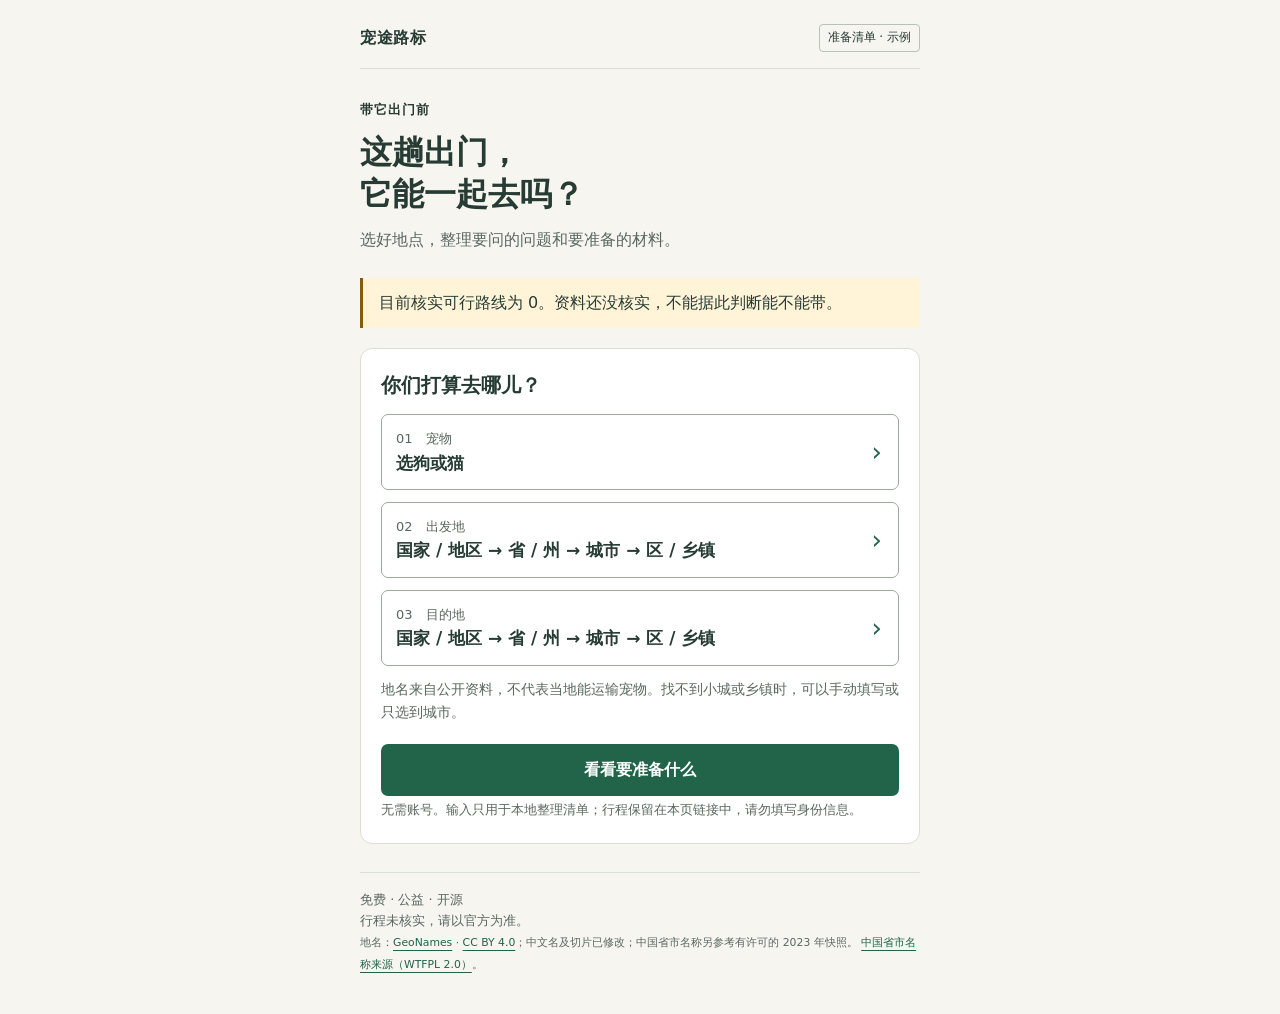
<file: apps/pages/index.html>
<!doctype html>
<html lang="zh-CN"><head><meta charset="utf-8"><meta name="viewport" content="width=device-width,initial-scale=1"><title>宠途路标 · 带它出门前</title><link rel="stylesheet" href="style.css"><script defer src="page-data.js"></script><script defer src="app.js"></script></head>
<body><main><header><span class="brand">宠途路标</span><span class="tag">准备清单 · 示例</span></header>
<div class="intro"><p class="kicker">带它出门前</p><h1>这趟出门，<br>它能一起去吗？</h1><p class="muted">选好地点，整理要问的问题和要准备的材料。</p></div>
<aside class="notice">目前核实可行路线为 0。资料还没核实，不能据此判断能不能带。</aside>
<form id="journey" class="panel"><h2>你们打算去哪儿？</h2>
<div class="selection-area" aria-label="行程选择，共三个选择框">
<button class="choice" id="pet" type="button" aria-haspopup="dialog"><span>01　宠物</span><strong id="pet-value">选狗或猫</strong><span aria-hidden="true">›</span></button>
<button class="choice" id="origin" type="button" aria-haspopup="dialog"><span>02　出发地</span><strong id="origin-value">国家 / 地区 → 省 / 州 → 城市 → 区 / 乡镇</strong><span aria-hidden="true">›</span></button>
<button class="choice" id="destination" type="button" aria-haspopup="dialog"><span>03　目的地</span><strong id="destination-value">国家 / 地区 → 省 / 州 → 城市 → 区 / 乡镇</strong><span aria-hidden="true">›</span></button>
</div><p class="muted hint">地名来自公开资料，不代表当地能运输宠物。找不到小城或乡镇时，可以手动填写或只选到城市。</p>
<p id="form-error" class="error" role="alert" hidden></p><button type="submit">看看要准备什么</button><small>无需账号。输入只用于本地整理清单；行程保留在本页链接中，请勿填写身份信息。</small></form>
<noscript><aside class="notice">地点联动需要 JavaScript。<a href="result.html">阅读固定结果示例</a>；它不会分析你的行程。</aside></noscript>
<footer>免费 · 公益 · 开源<br>行程未核实，请以官方为准。<br><small>地名：<a href="https://www.geonames.org/">GeoNames</a> · <a href="https://creativecommons.org/licenses/by/4.0/">CC BY 4.0</a>；中文名及切片已修改；中国省市名称另参考有许可的 2023 年快照。 <a href="https://github.com/modood/Administrative-divisions-of-China/tree/c49d495b40ac73eb1a66f6eeae5f8fd10696f035">中国省市名称来源（WTFPL 2.0）</a>。</small></footer></main>
<dialog id="picker" aria-labelledby="picker-title"><div class="sheet"><div class="sheet-head"><h2 id="picker-title">选择地点</h2><button id="close-picker" type="button" class="text-button">取消</button></div>
<p class="muted hint">省州及主要城市已收录；区乡镇可手填。行政区划仍需当地核对。</p>
<div id="pet-options" hidden><button type="button" data-pet="dog" class="secondary">狗</button><button type="button" data-pet="cat" class="secondary">猫</button></div>
<div id="place-options"><label for="country">国家 / 地区</label><select id="country"><option value="">请选择国家</option><option value="CN">中国</option><option value="US">美国</option><option value="FR">法国</option></select>
<div id="subdivision-step" hidden><label for="subdivision">省 / 州 / 地区（可不选，直接搜城市）</label><select id="subdivision"></select></div>
<div id="city-step" hidden><label for="city">城市</label><select id="city"></select></div>
<div id="area-step" hidden><label for="area">区 / 乡镇</label><select id="area"></select></div>
<div id="search-step" hidden><label for="place-search">搜索当前一级</label><input id="place-search" type="search" maxlength="60" autocomplete="off" placeholder="输入地名，筛选上面的选项"><p class="hint muted" id="search-status" role="status"></p></div>
<div id="missing-step" hidden><details><summary>找不到小城或乡镇？</summary><p class="hint">可手动填地名，我们不会猜它属于哪里。只用于询问清单，不判断当地规定。</p><label for="manual-city">城市（不用填详细地址）</label><input id="manual-city" maxlength="60" autocomplete="off"><label for="manual-area">区 / 乡镇（可留空）</label><input id="manual-area" maxlength="60" autocomplete="off"><button id="use-manual" type="button" class="secondary">使用手填地点</button></details><button id="city-only" type="button" class="text-button" hidden>区 / 乡镇暂不清楚，只选到城市</button></div>
<p id="picker-error" class="error" role="alert" hidden></p><button id="confirm-place" type="button" disabled>选好区 / 乡镇后确认</button></div></div></dialog>
</body></html>
</file>
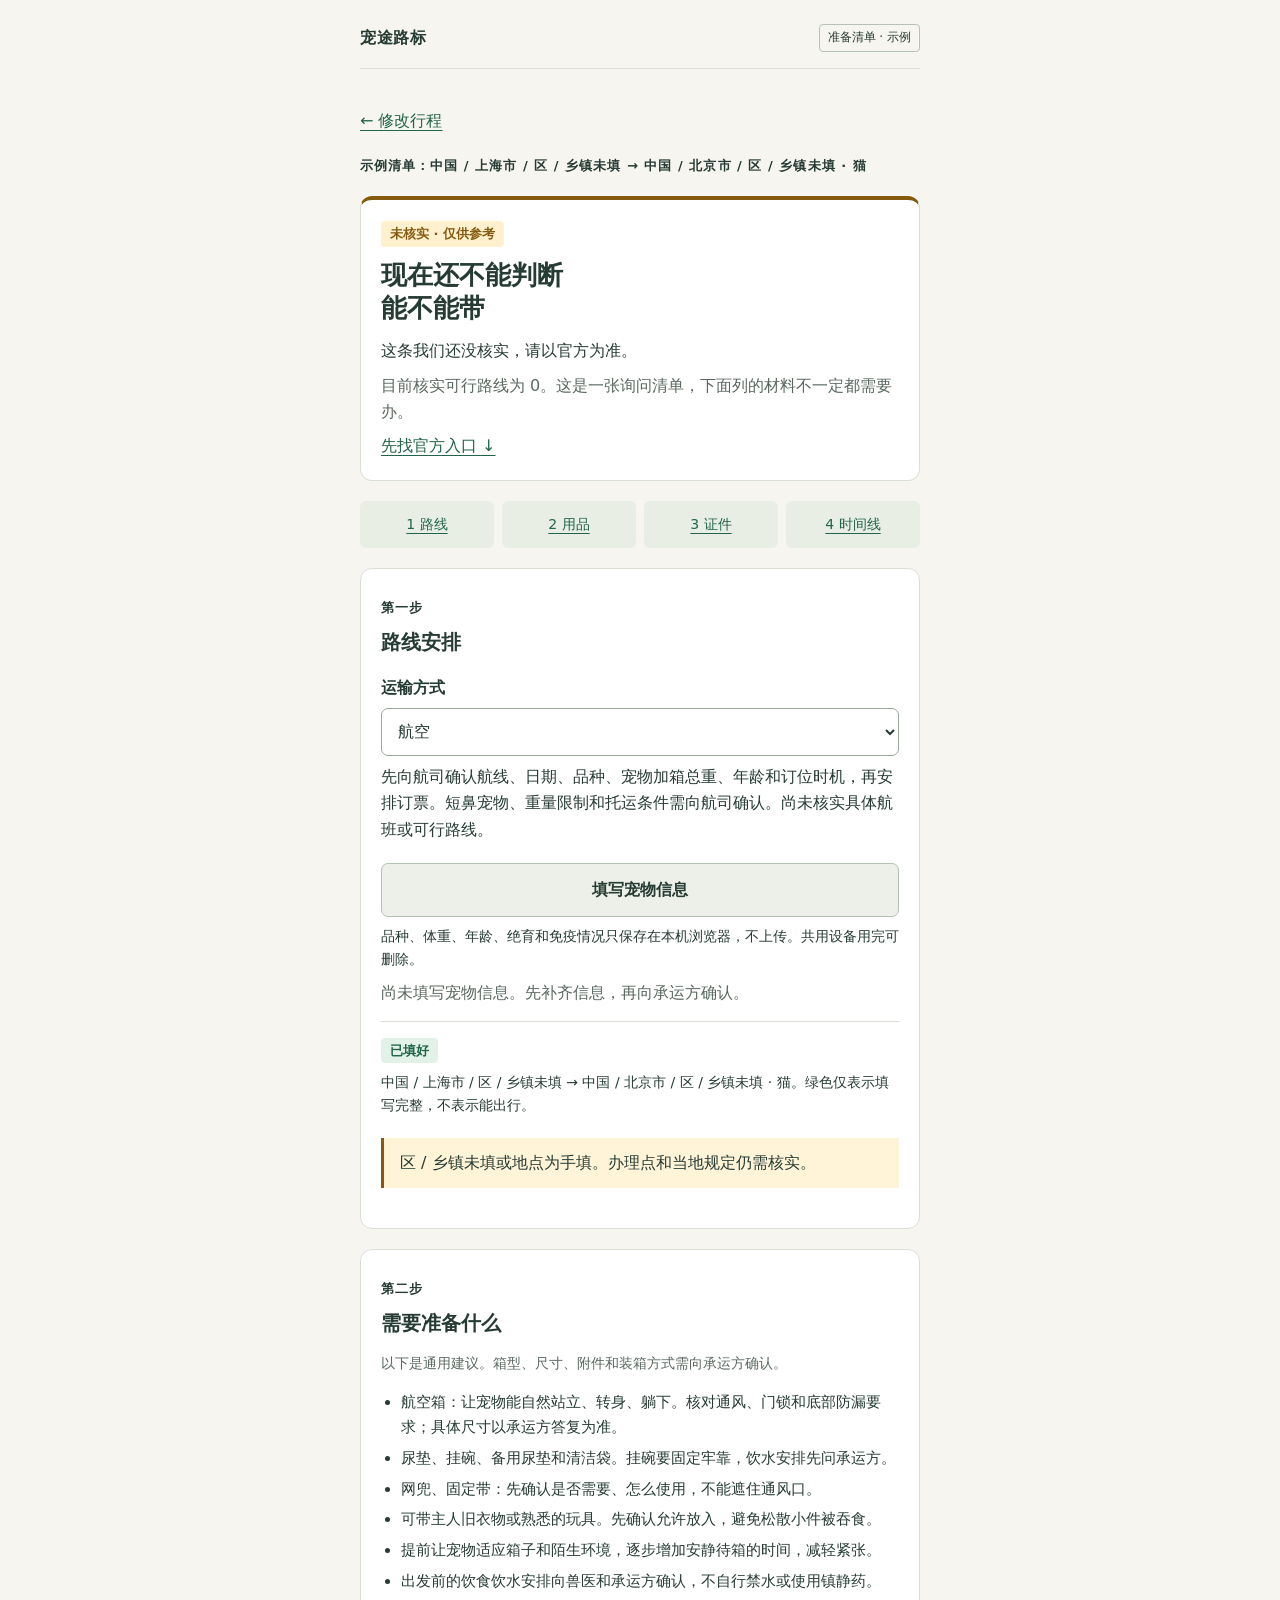
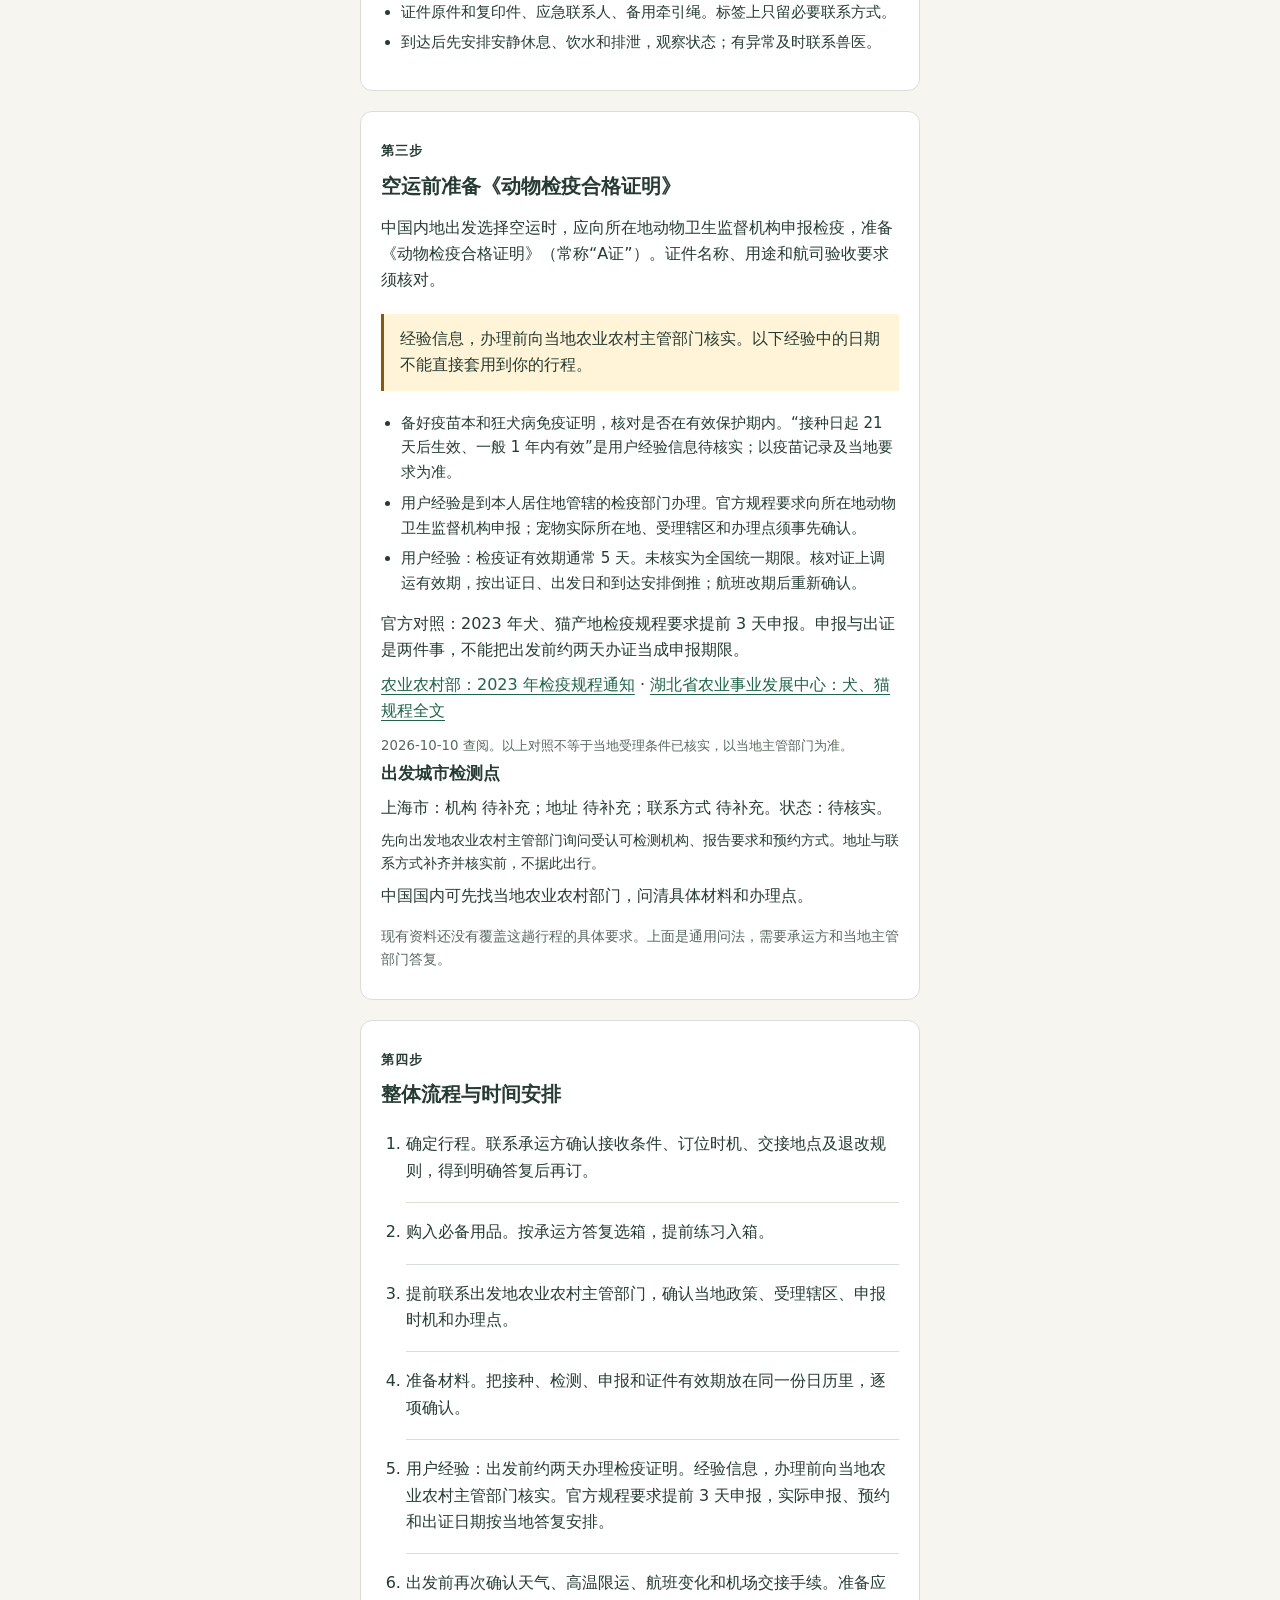
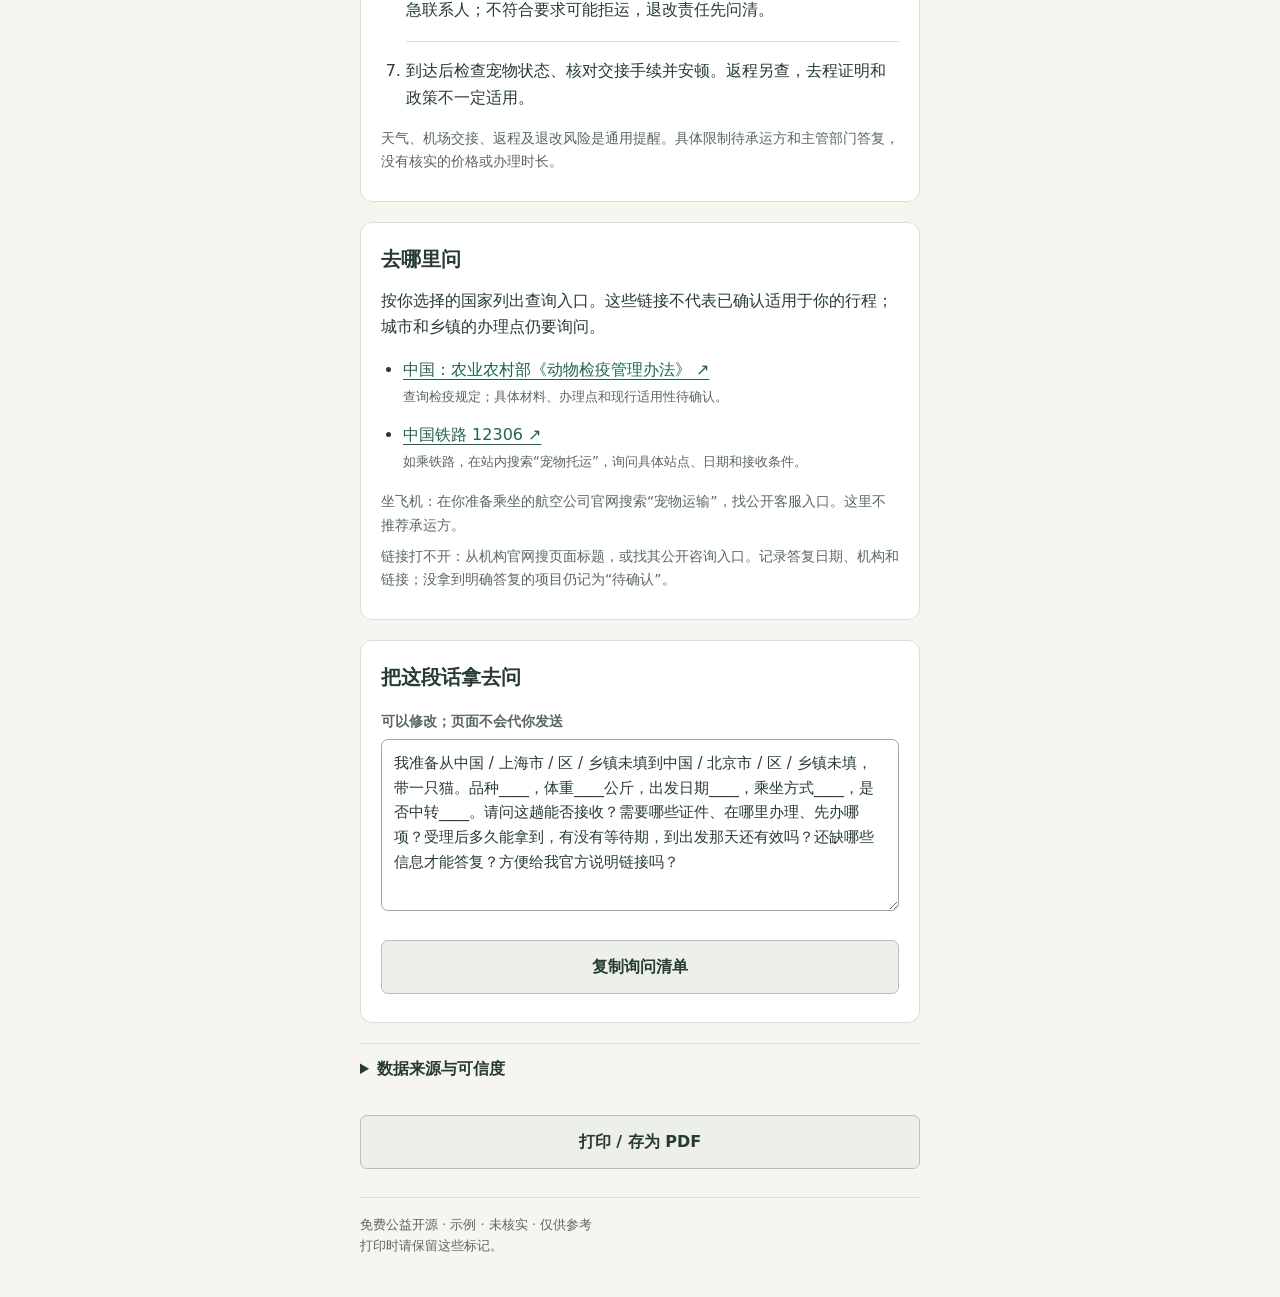
<file: apps/pages/result.html>
<!doctype html>
<html lang="zh-CN"><head><meta charset="utf-8"><meta name="viewport" content="width=device-width,initial-scale=1"><title>宠途路标 · 准备清单</title><link rel="stylesheet" href="style.css"><script defer src="page-data.js"></script><script defer src="app.js"></script></head>
<body><main><header><span class="brand">宠途路标</span><span class="tag">准备清单 · 示例</span></header>
<a class="back" id="edit" href="index.html">← 修改行程</a><p class="kicker" id="trip">示例：中国 / 上海市 / 徐汇区 → 中国 / 北京市 / 朝阳区 · 猫</p>
<noscript><aside class="notice">当前是固定示例。你的输入未被分析；复制和打印按钮需要 JavaScript，也可手动复制或使用浏览器打印。</aside></noscript>
<section class="panel decision"><span class="state yellow">未核实 · 仅供参考</span><h1>现在还不能判断<br>能不能带</h1><p>这条我们还没核实，请以官方为准。</p><p class="muted">目前核实可行路线为 0。这是一张询问清单，下面列的材料不一定都需要办。</p><a href="#official">先找官方入口 ↓</a></section>
<nav class="step-nav" aria-label="准备步骤"><a href="#route">1 路线</a><a href="#supplies">2 用品</a><a href="#quarantine">3 证件</a><a href="#timeline">4 时间线</a></nav>
<section class="panel" id="route"><p class="kicker">第一步</p><h2>路线安排</h2>
<label for="transport">运输方式</label><select id="transport"><option value="air">航空</option><option value="rail">铁路</option><option value="road">自驾 / 公路</option></select>
<p id="route-advice">先向航司确认航线、日期、品种和宠物加箱总重是否接收，再安排订位。尚未核实具体航班或可行路线。</p>
<button id="open-pet" type="button" class="secondary">填写宠物信息</button><p class="hint">品种、体重、年龄、绝育和免疫情况只保存在本机浏览器，不上传。共用设备用完可删除。</p><p id="pet-summary" class="muted"></p><ul id="pet-advice" class="compact"></ul>
<div class="input-status"><span id="ready-state" class="state green">已填好</span><p id="ready"></p></div><p id="area-gap" class="notice" hidden>区 / 乡镇未填或地点为手填。办理点和当地规定仍需核实。</p></section>
<section class="panel" id="supplies"><p class="kicker">第二步</p><h2>需要准备什么</h2><p class="hint muted">以下是通用建议。箱型、尺寸、附件和装箱方式需向承运方确认。</p><ul class="compact">
<li>航空箱：让宠物能自然站立、转身、躺下。核对通风、门锁和底部防漏要求；具体尺寸以承运方答复为准。</li>
<li>尿垫、挂碗、备用尿垫和清洁袋。挂碗要固定牢靠，饮水安排先问承运方。</li>
<li>网兜、固定带：先确认是否需要、怎么使用，不能遮住通风口。</li>
<li>可带主人旧衣物或熟悉的玩具。先确认允许放入，避免松散小件被吞食。</li>
<li>提前让宠物适应箱子和陌生环境，逐步增加安静待箱的时间，减轻紧张。</li>
<li>出发前的饮食饮水安排向兽医和承运方确认，不自行禁水或使用镇静药。</li>
<li>证件原件和复印件、应急联系人、备用牵引绳。标签上只留必要联系方式。</li>
<li>到达后先安排安静休息、饮水和排泄，观察状态；有异常及时联系兽医。</li></ul></section>
<section class="panel" id="quarantine"><p class="kicker">第三步</p><h2 id="document-title">空运前的检疫证明</h2>
<div id="cn-quarantine" hidden><p>中国内地出发选择空运时，应向所在地动物卫生监督机构申报检疫，准备《动物检疫合格证明》（常称“A证”）。证件名称、用途和航司验收要求须核对。</p>
<p class="notice">经验信息，办理前向当地农业农村主管部门核实。以下经验中的日期不能直接套用到你的行程。</p>
<ul class="compact"><li>备好疫苗本和狂犬病免疫证明，核对是否在有效保护期内。“接种日起 21 天后生效、一般 1 年内有效”是用户经验信息待核实；以疫苗记录及当地要求为准。</li>
<li id="dog-antibody">用户经验说狗在部分地方要提供狂犬病抗体血清检测报告。官方对照：2023 年犬产地检疫规程已列入免疫抗体报告；不能仅按“部分地方”理解，先问清采样、报告和受认可机构要求。</li>
<li>用户经验是到本人居住地管辖的检疫部门办理。官方规程要求向所在地动物卫生监督机构申报；宠物实际所在地、受理辖区和办理点须事先确认。</li>
<li>用户经验：检疫证有效期通常 5 天。未核实为全国统一期限。核对证上调运有效期，按出证日、出发日和到达安排倒推；航班改期后重新确认。</li></ul>
<p>官方对照：2023 年犬、猫产地检疫规程要求提前 3 天申报。申报与出证是两件事，不能把出发前约两天办证当成申报期限。</p>
<p><a href="https://yyj.moa.gov.cn/tzgg/202304/t20230404_6424723.htm" target="_blank" rel="noopener noreferrer">农业农村部：2023 年检疫规程通知</a> · <a href="https://hbnysy.hubei.gov.cn/bmdt/ywdt/202409/t20240906_5328319.shtml" target="_blank" rel="noopener noreferrer">湖北省农业事业发展中心：犬、猫规程全文</a></p><small>2026-10-10 查阅。以上对照不等于当地受理条件已核实，以当地主管部门为准。</small>
<h3>出发城市检测点</h3><p id="testing-point"></p><p class="hint">先向出发地农业农村主管部门询问受认可检测机构、报告要求和预约方式。地址与联系方式补齐并核实前，不据此出行。</p></div>
<p id="foreign-quarantine" hidden>这条路线的检疫或健康证明要求尚未收录。请向出发地动物卫生主管部门和承运方确认；跨境还需向目的地主管部门确认入境文件及检测要求。办理点、地址、电话：待补充。</p>
<p id="authority-help"></p><ul id="rule-questions" class="compact"></ul><p id="rule-gap" class="hint muted"></p><p id="cross-border" hidden>跨境另问：芯片、检测、出入境文件、旅行史、中转地要求和等待期。材料顺序确认后再办理。</p></section>
<section class="panel" id="timeline"><p class="kicker">第四步</p><h2>整体流程与时间安排</h2><ol class="tasks">
<li>确定行程。联系承运方确认接收条件、订位时机、交接地点及退改规则，得到明确答复后再订。</li>
<li>购入必备用品。按承运方答复选箱，提前练习入箱。</li>
<li id="timeline-authority">提前联系出发地主管部门，确认当地政策、受理辖区、申报时机和办理点。</li>
<li>准备材料。把接种、检测、申报和证件有效期放在同一份日历里，逐项确认。</li>
<li id="timeline-certificate">按主管部门答复申报、办理证明，核对出证日和出发日。</li>
<li>出发前再次确认天气、高温限运、航班变化和机场交接手续。准备应急联系人；不符合要求可能拒运，退改责任先问清。</li>
<li>到达后检查宠物状态、核对交接手续并安顿。返程另查，去程证明和政策不一定适用。</li></ol><p class="hint muted">天气、机场交接、返程及退改风险是通用提醒。具体限制待承运方和主管部门答复，没有核实的价格或办理时长。</p></section>
<section class="panel" id="official"><h2>去哪里问</h2><p id="source-context">以下是国内行程的官方查询入口，未确认适用于这趟行程。</p><ul class="source-list" id="source-list"><li><a href="https://xmsyj.moa.gov.cn/gzdt/202209/t20220909_6408945.htm" target="_blank" rel="noopener noreferrer">农业农村部：动物检疫管理办法 ↗</a><br><small>具体材料、办理点和现行适用性待确认。</small></li><li><a href="https://www.12306.cn/index/" target="_blank" rel="noopener noreferrer">中国铁路 12306 ↗</a><br><small>如乘铁路，在站内搜索“宠物托运”，询问站点、日期和接收条件。</small></li></ul>
<p class="muted hint">坐飞机：在你准备乘坐的航空公司官网搜索“宠物运输”，找公开客服入口。这里不推荐承运方。</p><p class="muted hint">链接打不开：从机构官网搜页面标题，或找其公开咨询入口。记录答复日期、机构和链接；没拿到明确答复的项目仍记为“待确认”。</p></section>
<section class="panel"><h2>把这段话拿去问</h2><label for="questions" class="muted hint">可以修改；页面不会代你发送</label><textarea id="questions" rows="6">我准备从上海市徐汇区到北京市朝阳区，带一只猫。品种____，体重____公斤，出发日期____，乘坐方式____。请问这趟能否接收？需要哪些证件、在哪里办理、先办哪项？受理后多久拿到，有没有等待期，证件到出发那天还有效吗？方便给我官方说明链接吗？</textarea><div id="print-questions" class="print-only"></div><button id="copy" type="button" class="secondary">复制询问清单</button><p id="copy-status" role="status" class="muted hint"></p></section>
<details id="sources"><summary>数据来源与可信度</summary><p id="data-version"></p><p>现有规则仍是待核实草稿，独立人工复核未完成。查阅页面不等于核实这趟行程；国家资料不能代替城市和乡镇要求。</p>
<div id="rule-provenance"></div>
<p>地名基础：<a href="https://www.geonames.org/">GeoNames</a>，<a href="https://download.geonames.org/export/dump/">公开下载</a>，<a href="https://creativecommons.org/licenses/by/4.0/">CC BY 4.0</a>。本地切片增加中文显示名并按源行政编码映射父级；未完成官方行政区划逐项复核，地名不保证完整、准确或及时。区乡镇缺失时不会猜测隶属。</p><p id="location-provenance"></p><p id="china-location-source">中国省市名称另参考 <a href="https://github.com/modood/Administrative-divisions-of-China/tree/c49d495b40ac73eb1a66f6eeae5f8fd10696f035">modood 的 2023 年省市快照</a>（WTFPL 2.0）。上游已停止更新；仅用于地名校对，不是现行政策或政府逐项复核。</p>
<p>代码 / 文档：Apache-2.0。规则整理：PetWaymark contributors，CC BY 4.0；第三方原文保留原权利。没有账户、上传或分析脚本。宠物信息保存于本机浏览器；行程存在页面链接的片段中，不填姓名、详细地址和证件号码。</p></details>
<button id="print" type="button" class="secondary">打印 / 存为 PDF</button><footer>免费公益开源 · 示例 · 未核实 · 仅供参考<br>打印时请保留这些标记。</footer></main>
<dialog id="pet-dialog" aria-labelledby="pet-title"><div class="sheet"><div class="sheet-head"><h2 id="pet-title">填写宠物信息</h2><button type="button" id="close-pet" class="text-button">取消</button></div><p class="hint">只保存在本机浏览器，不上传。不要填写姓名、地址或证件号码。</p>
<form id="pet-form"><label for="breed">品种</label><input id="breed" maxlength="60" placeholder="不清楚可留空">
<label for="weight">体重（公斤）</label><input id="weight" type="number" min="0.1" max="200" step="0.1">
<label for="age">年龄（月）</label><input id="age" type="number" min="0" max="600" step="1">
<label for="neutered">是否绝育</label><select id="neutered"><option value="unknown">不清楚</option><option value="yes">是</option><option value="no">否</option></select>
<label for="immunity">狂犬病免疫情况</label><select id="immunity"><option value="unknown">需核对记录</option><option value="current">记录显示在有效期内</option><option value="none">未接种 / 已过期</option></select>
<label for="shortnose">是否短鼻犬 / 猫</label><select id="shortnose"><option value="unknown">不清楚</option><option value="yes">是</option><option value="no">否</option></select><p class="hint">不知道是否短鼻，向兽医和航司确认。页面不会按品种自动推断。</p>
<button type="submit">保存并调整清单</button><button type="button" id="delete-pet" class="secondary">删除本机宠物信息</button><p id="pet-storage-status" role="status"></p></form></div></dialog></body></html>
</file>
<file: apps/pages/style.css>
:root{color-scheme:light;--ink:#263b33;--muted:#59685f;--paper:#f6f5ef;--line:#dadfd5;--green:#216449;--yellow:#865b10;--red:#a23931}*{box-sizing:border-box}body{margin:0;background:var(--paper);color:var(--ink);font:16px/1.65 system-ui,-apple-system,'PingFang SC','Microsoft YaHei',sans-serif}main{max-width:600px;margin:auto;padding:24px 20px 40px}header{display:flex;align-items:center;justify-content:space-between;gap:12px;border-bottom:1px solid var(--line);padding-bottom:16px;margin-bottom:30px}.brand{font-weight:750;letter-spacing:.04em}.tag{font-size:12px;border:1px solid #b7c2b6;border-radius:4px;padding:3px 8px}h1{font-size:32px;line-height:1.3;margin:12px 0}h2{font-size:20px;margin:0 0 12px}h3{font-size:17px;margin:0 0 6px}p{margin:8px 0}.muted,small{color:var(--muted)}.intro{margin-bottom:24px}.notice{border-left:3px solid var(--yellow);background:#fff4d8;padding:12px 16px;margin:20px 0}.panel{background:#fff;border:1px solid var(--line);border-radius:12px;padding:20px;margin:20px 0}label{display:block;font-weight:650;margin:16px 0 6px}input,select,textarea{width:100%;font:inherit;color:var(--ink);background:#fff;border:1px solid #9ca99d;border-radius:7px;padding:11px 12px;min-height:48px}textarea{font-size:15px;resize:vertical}button{display:block;width:100%;font:inherit;font-weight:650;background:var(--green);color:#fff;border:0;border-radius:7px;padding:13px 16px;min-height:48px;cursor:pointer;text-align:center;text-decoration:none;margin-top:20px}a{color:var(--green);text-underline-offset:4px;overflow-wrap:anywhere}a.back{display:inline-block;min-height:44px;padding:9px 0}.secondary{color:var(--ink);background:#edf0e9;border:1px solid #b5c1b3}summary{cursor:pointer;padding:12px 0;min-height:48px;font-weight:650}details{border-top:1px solid var(--line);margin-top:20px}details label{font-size:15px}.state{display:inline-block;font-size:13px;font-weight:700;padding:2px 9px;border-radius:4px}.red{color:var(--red);background:#fcebe7}.yellow{color:var(--yellow);background:#fff1cd}.green{color:var(--green);background:#e3f2e8}.decision{border-top:4px solid var(--yellow)}.decision h1{font-size:26px}.kicker{font-size:13px;font-weight:700;letter-spacing:.08em}.list{list-style:none;padding:0;margin:0}.list li{border-top:1px solid var(--line);padding:16px 0}.list li:last-child{padding-bottom:0}.item-head{display:flex;align-items:start;gap:10px;justify-content:space-between}.item-head h3{flex:1}.tasks{padding-left:25px}.tasks li{padding:8px 0}.source-list li{margin:12px 0}.source-list{padding-left:22px}footer{font-size:13px;color:var(--muted);margin-top:28px;border-top:1px solid var(--line);padding-top:16px}:focus-visible{outline:3px solid #bb6a16;outline-offset:4px}.error{color:var(--red)}[hidden]{display:none!important}@media(max-width:360px){main{padding:18px 14px}.panel{padding:16px}h1{font-size:28px}}@media print{body{background:#fff;font-size:11pt}main{max-width:none;padding:0}header{margin-bottom:10px}.panel{margin:12px 0;padding:12px;break-inside:avoid}button,.back{display:none}details{display:block}h1{font-size:22pt}a{color:#263b33}.notice,.state{print-color-adjust:exact}footer{margin-top:12px}}
/* The home selection area contains exactly three controls. */
.choice{position:relative;text-align:left;margin:12px 0;background:#fff;color:var(--ink);border:1px solid #9ca99d;padding:13px 38px 13px 14px;font-weight:400}.choice>span:first-child{display:block;font-size:13px;color:var(--muted)}.choice strong{display:block;font-size:17px;line-height:1.55;overflow-wrap:anywhere}.choice>span:last-child{position:absolute;right:16px;top:50%;transform:translateY(-50%);font-size:26px;color:var(--green)}.choice:hover{border-color:var(--green);background:#f6faf5}.hint{font-size:14px}.compact{padding-left:20px;font-size:15px}.compact li{margin:6px 0}.input-status{border-top:1px solid var(--line);padding-top:16px;font-size:14px}.tasks h3{font-size:17px}.tasks{margin:0}.tasks>li+li{border-top:1px solid var(--line);margin-top:10px;padding-top:16px}.tasks .item-head{flex-wrap:wrap}dialog{border:0;border-radius:16px 16px 0 0;padding:0;width:min(100%,600px);max-width:100%;max-height:88dvh;margin:auto auto 0;color:var(--ink);background:#fff}dialog::backdrop{background:#172a2266}.sheet{padding:20px 20px calc(20px + env(safe-area-inset-bottom));overflow-y:auto}.sheet-head{display:flex;align-items:center;justify-content:space-between;gap:12px}.sheet-head h2{margin:0}.text-button{width:auto;margin:0;padding:10px;background:transparent;color:var(--green);text-decoration:underline}.sheet select{font-size:16px}.sheet label{font-size:15px}button:disabled{background:#e3e8e1;color:#5b685d;cursor:default}#city-only{margin-top:10px;text-align:left}.sheet details{margin-top:12px}#missing-step p{margin-top:8px}@media(min-width:700px){dialog{margin:auto;border-radius:16px}}@media print{.tasks>li{break-inside:avoid}.choice,dialog{display:none}.state{border:1px solid currentColor}.panel{break-inside:auto}#sources p{font-size:9pt}.source-list a:after{content:' (' attr(href) ')';font-size:8pt}.tag{display:inline-block}}

#rule-provenance p{overflow-wrap:anywhere;font-size:13px}select{min-width:0}a.back{min-height:48px}@media print{textarea{height:auto;min-height:240px;overflow:visible}#copy-status{display:none}}

.print-only{display:none}@media print{#questions{display:none}.print-only{display:block;white-space:pre-wrap;overflow-wrap:anywhere}#sources>div{display:block}}

.step-nav{display:flex;flex-wrap:wrap;gap:8px;margin:20px 0}.step-nav a{flex:1;min-width:65px;padding:12px 4px;text-align:center;background:#e9eee5;border-radius:6px;font-size:14px}#pet-summary,#pet-advice{overflow-wrap:anywhere}@media print{.step-nav{display:none}}
</file>
